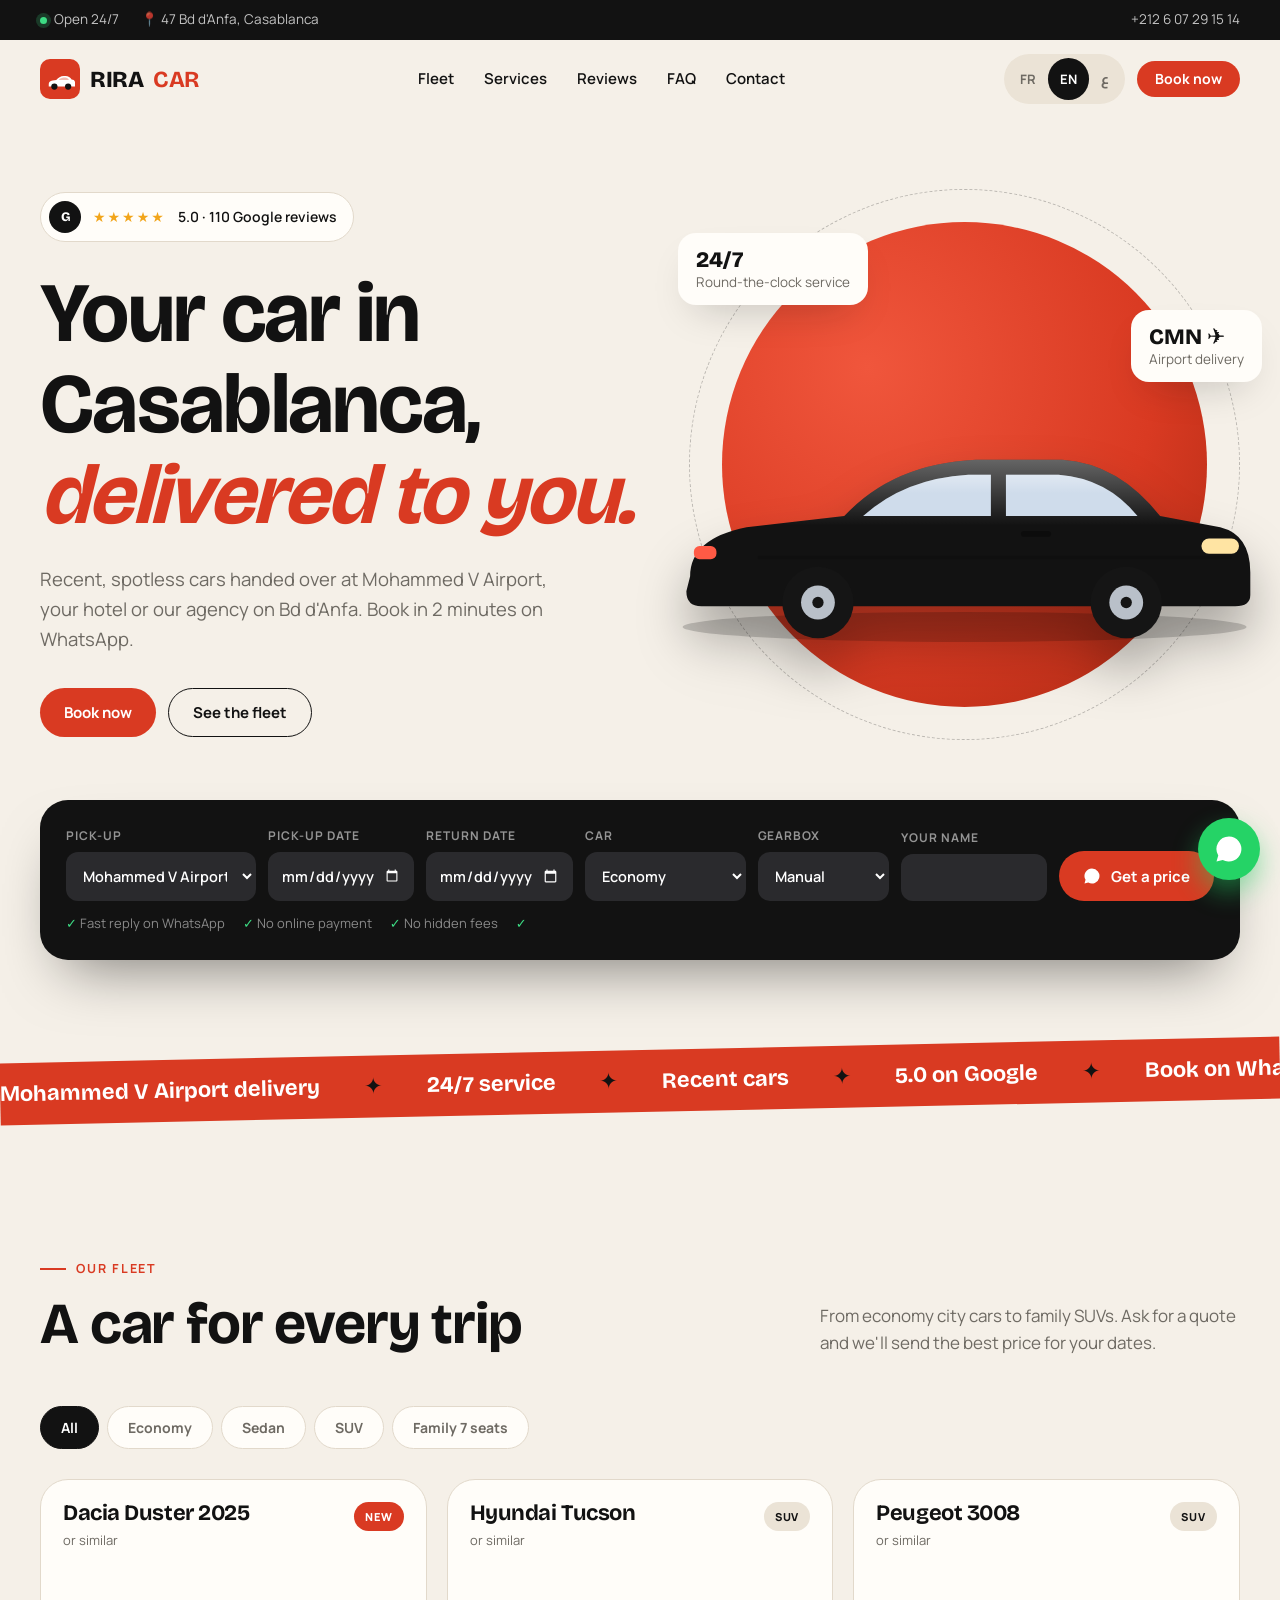
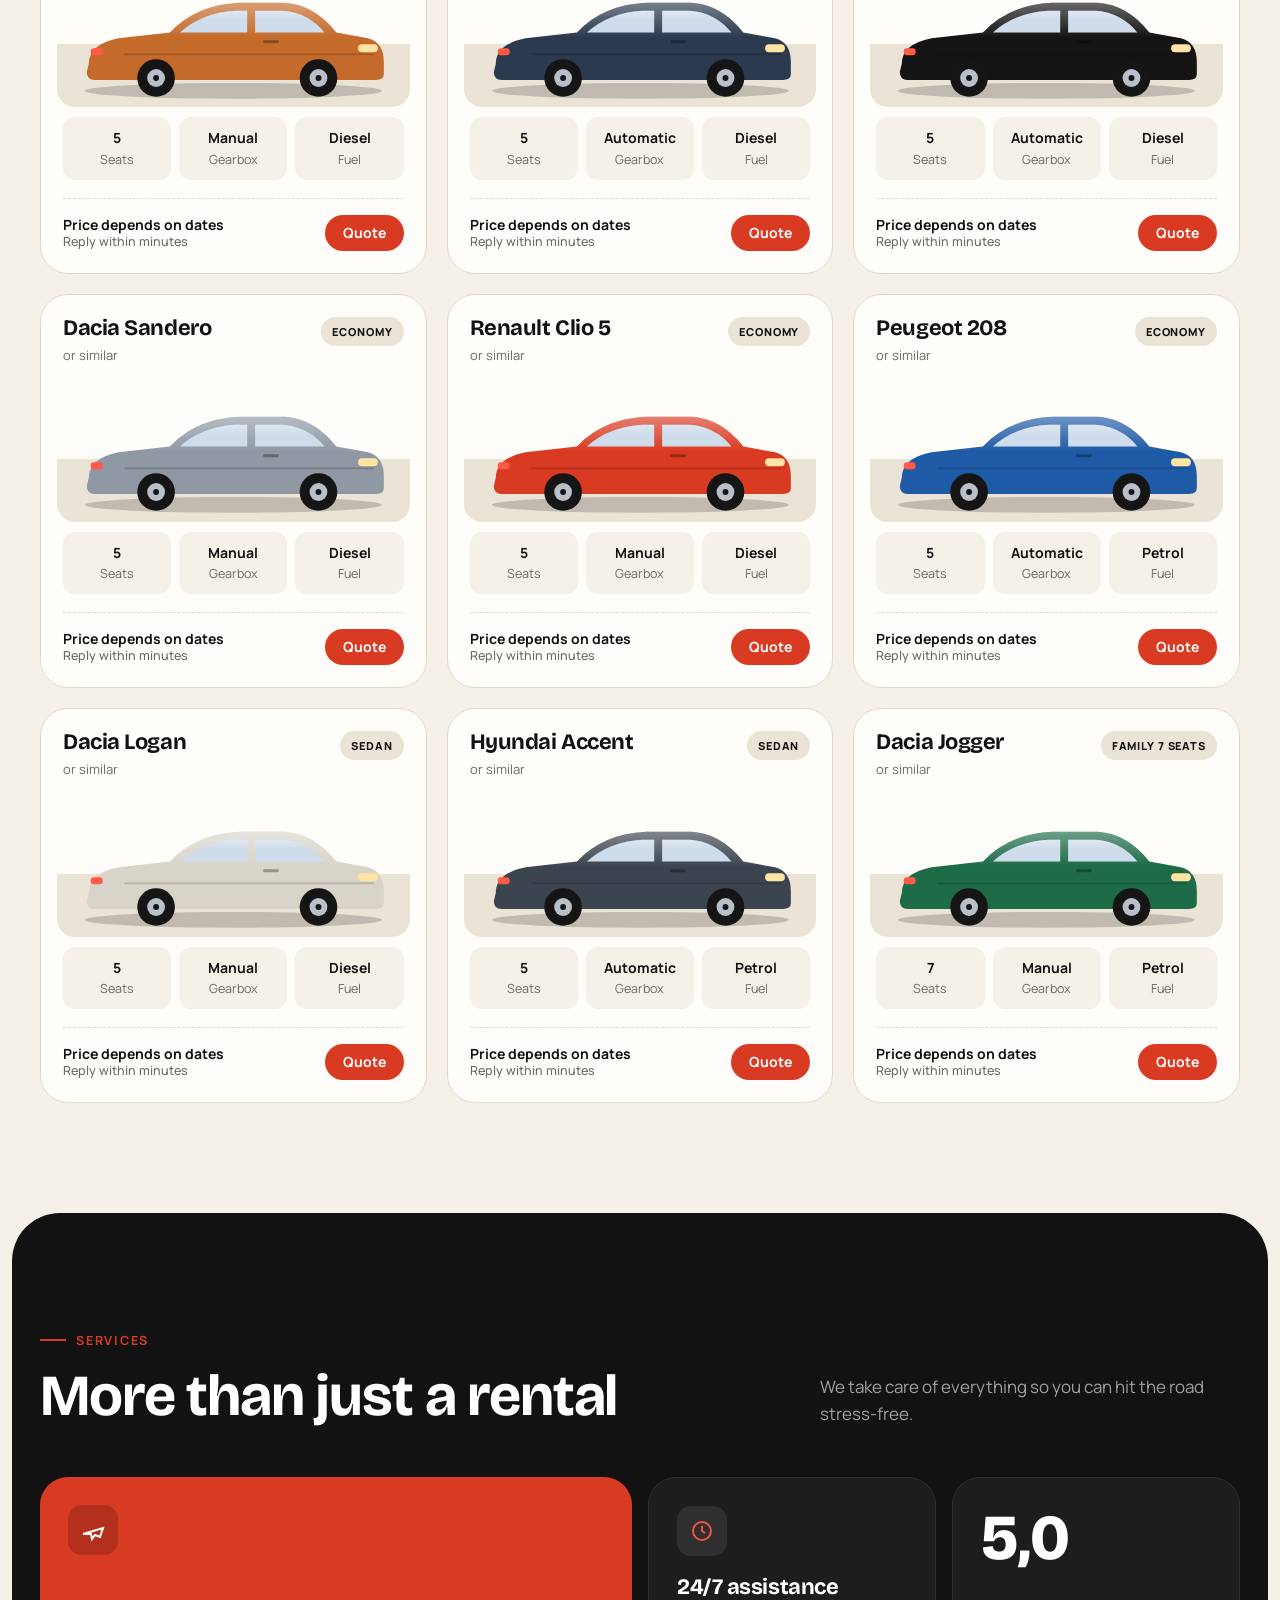
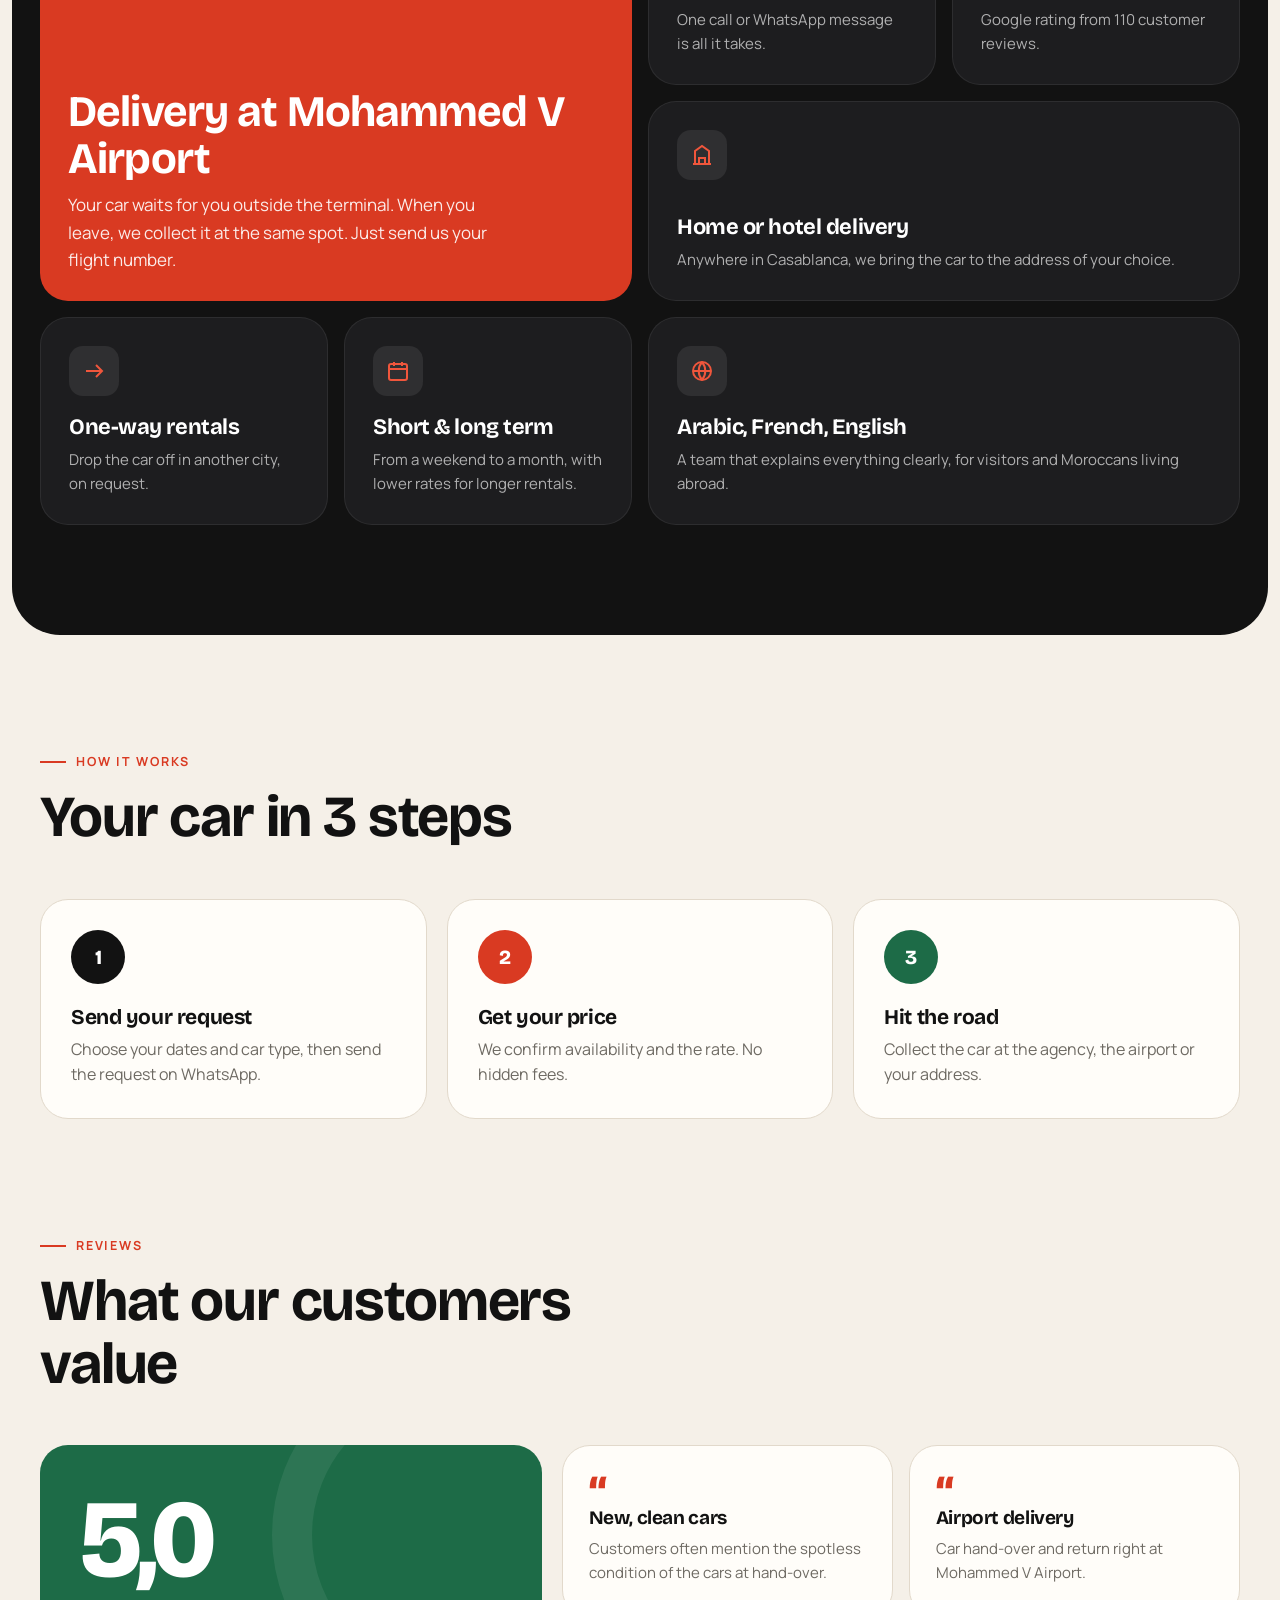
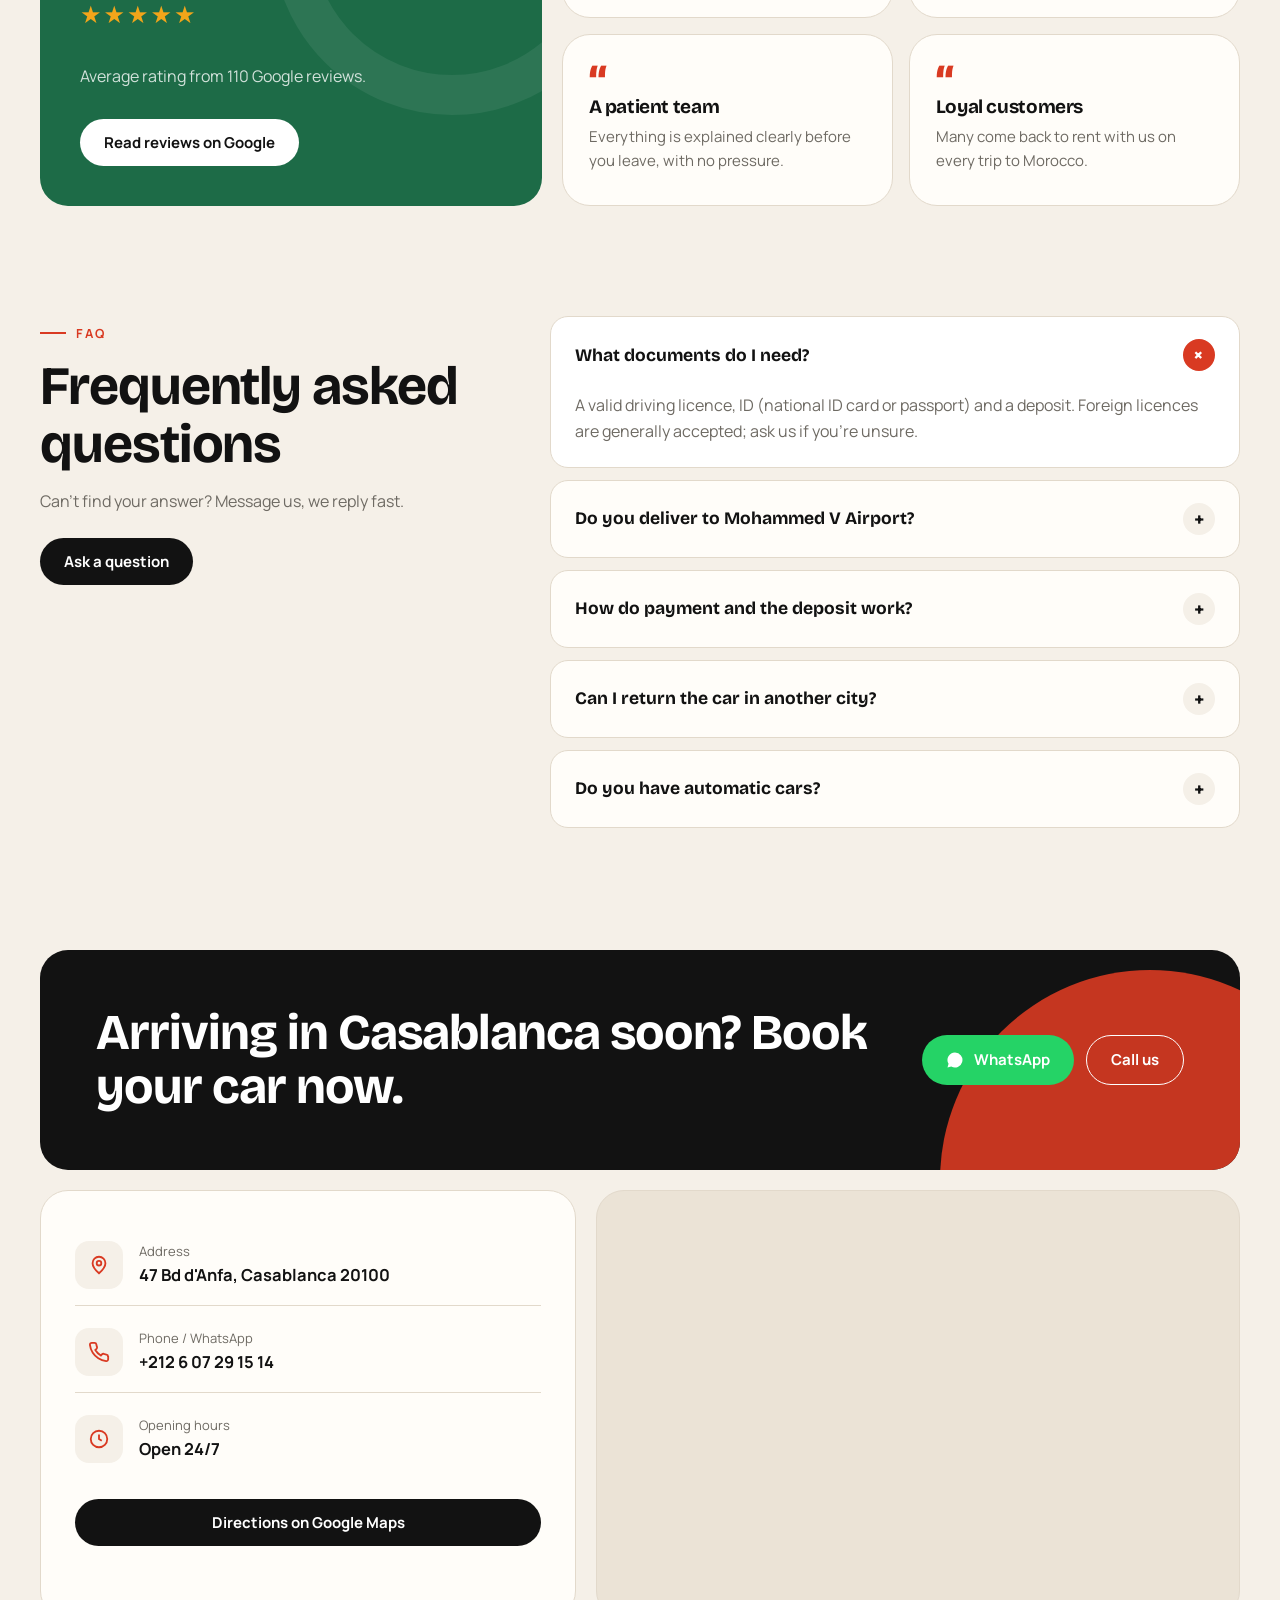
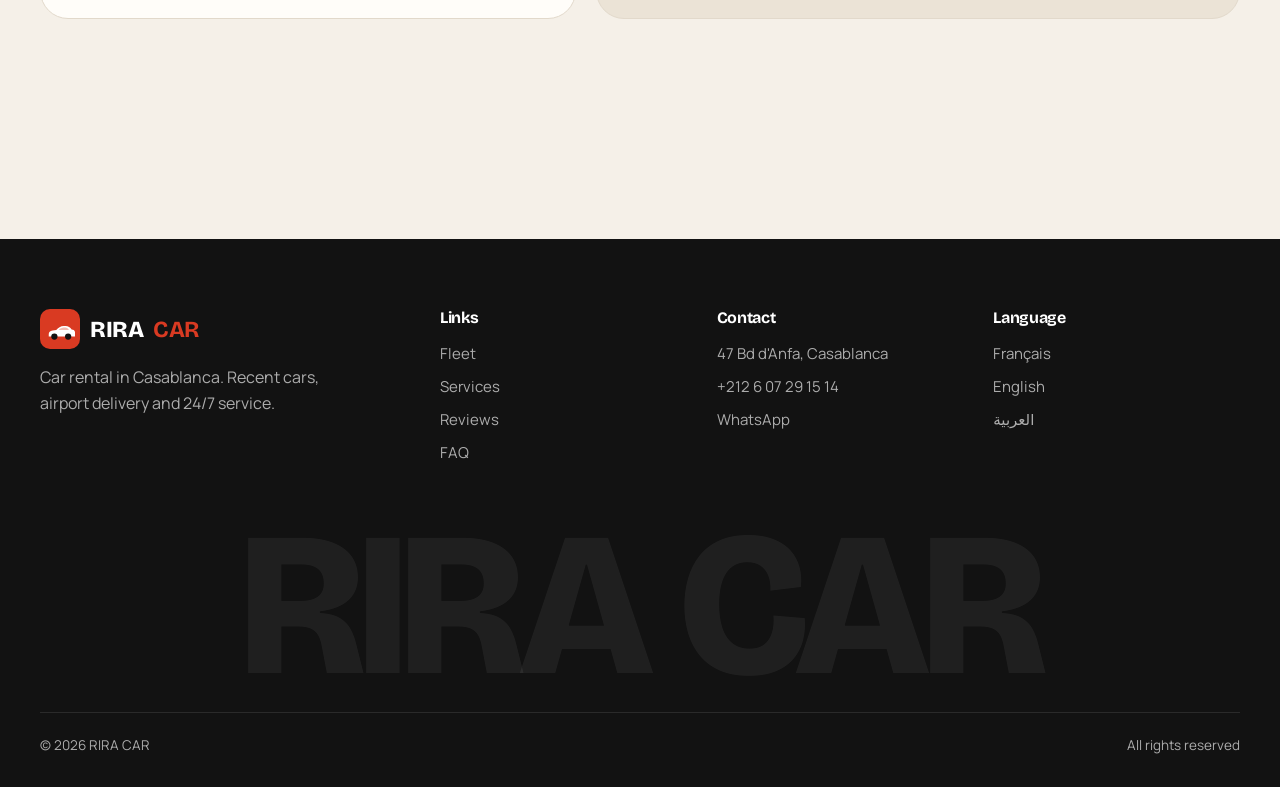
<file: index.html>
<!doctype html>
<html lang="fr" dir="ltr">
<head>
<meta charset="utf-8">
<meta name="viewport" content="width=device-width, initial-scale=1">
<title>RIRA CAR — Location de voitures à Casablanca</title>
<meta name="description" content="RIRA CAR : location de voitures à Casablanca, 47 Bd d'Anfa. Voitures récentes, livraison à l'aéroport Mohammed V, service 24h/24 et 7j/7.">
<meta name="theme-color" content="#121212">
<meta property="og:title" content="RIRA CAR — Location de voitures à Casablanca">
<meta property="og:description" content="Voitures récentes, livraison aéroport Mohammed V, service 24h/24. Réservation sur WhatsApp.">
<meta property="og:type" content="website">
<link rel="icon" href="assets/img/favicon.svg" type="image/svg+xml">
<link rel="manifest" href="site.webmanifest">
<link rel="preconnect" href="https://fonts.googleapis.com">
<link rel="preconnect" href="https://fonts.gstatic.com" crossorigin>
<link href="https://fonts.googleapis.com/css2?family=Bricolage+Grotesque:opsz,wght@12..96,600;12..96,700;12..96,800&family=Manrope:wght@400;500;600;700;800&family=Cairo:wght@600;700;800&family=IBM+Plex+Sans+Arabic:wght@400;500;600;700&display=swap" rel="stylesheet">
<link rel="stylesheet" href="assets/css/style.css">
<script type="application/ld+json">
{
  "@context":"https://schema.org",
  "@type":"AutoRental",
  "name":"RIRA CAR",
  "telephone":"+212607291514",
  "address":{"@type":"PostalAddress","streetAddress":"47 Bd d'Anfa","addressLocality":"Casablanca","postalCode":"20100","addressCountry":"MA"},
  "geo":{"@type":"GeoCoordinates","latitude":33.5938603,"longitude":-7.6295298},
  "openingHours":"Mo-Su 00:00-23:59",
  "aggregateRating":{"@type":"AggregateRating","ratingValue":"5.0","reviewCount":"110"}
}
</script>
</head>
<body>

<!-- TOP BAR -->
<div class="topbar">
  <div class="wrap">
    <div class="tb-l">
      <span><i class="dot"></i><span data-i="tb_open">Ouvert 24h/24 · 7j/7</span></span>
      <span>📍 47 Bd d'Anfa, Casablanca</span>
    </div>
    <div class="tb-r"><a href="tel:+212607291514" dir="ltr">+212 6 07 29 15 14</a></div>
  </div>
</div>

<!-- NAV -->
<nav class="nav" id="nav">
  <div class="wrap">
    <a href="#top" class="logo" aria-label="RIRA CAR"><img src="assets/img/logo.svg" alt="">RIRA<b>CAR</b></a>
    <div class="links" id="links">
      <a href="#flotte" data-i="nav_fleet">Flotte</a>
      <a href="#services" data-i="nav_services">Services</a>
      <a href="#avis" data-i="nav_reviews">Avis</a>
      <a href="#faq" data-i="nav_faq">FAQ</a>
      <a href="#contact" data-i="nav_contact">Contact</a>
    </div>
    <div class="nav-r">
      <div class="langs" role="group" aria-label="Langue">
        <button data-l="fr">FR</button>
        <button data-l="en">EN</button>
        <button data-l="ar">ع</button>
      </div>
      <a href="#reserver" class="btn btn-red btn-sm" data-i="nav_book">Réserver</a>
      <button class="burger" id="burger" aria-label="Menu">
        <svg width="20" height="20" viewBox="0 0 24 24" fill="none" stroke="currentColor" stroke-width="2.2"><path d="M4 7h16M4 12h16M4 17h16"/></svg>
      </button>
    </div>
  </div>
</nav>

<main id="top">
<!-- HERO -->
<header class="hero">
  <div class="wrap">
    <div class="hero-grid">
      <div>
        <div class="rating"><span class="g">G</span><span class="stars">★★★★★</span><span data-i="hero_rating">5,0 · 110 avis Google</span></div>
        <h1 data-i="hero_title" data-html>Votre voiture à Casablanca, <span class="hl">livrée où vous êtes.</span></h1>
        <p class="lead" data-i="hero_lead">Voitures récentes et impeccables, remises à l'aéroport Mohammed V, à votre hôtel ou à notre agence du Bd d'Anfa. Réservation en 2 minutes sur WhatsApp.</p>
        <div class="hero-ctas">
          <a href="#reserver" class="btn btn-red" data-i="hero_cta1">Réserver maintenant</a>
          <a href="#flotte" class="btn btn-line" data-i="hero_cta2">Voir la flotte</a>
        </div>
      </div>
      <div class="hero-art" aria-hidden="true">
        <div class="ring"></div>
        <div class="disc"></div>
        <div class="car" id="heroCar"></div>
        <div class="sticker s1"><b>24/7</b><span data-i="st_247">Service continu</span></div>
        <div class="sticker s2"><b>CMN ✈</b><span data-i="st_cmn">Livraison aéroport</span></div>
      </div>
    </div>

    <!-- BOOKING -->
    <div class="booking" id="reserver">
      <form class="book" id="bookForm" novalidate>
        <div class="fld full">
          <label for="pick" data-i="bk_pick">Prise en charge</label>
          <select id="pick">
            <option value="cmn" data-i="opt_cmn">Aéroport Mohammed V</option>
            <option value="agency" data-i="opt_agency">Agence Bd d'Anfa</option>
            <option value="hotel" data-i="opt_hotel">Hôtel / adresse</option>
            <option value="station" data-i="opt_station">Gare Casa-Voyageurs</option>
          </select>
        </div>
        <div class="fld">
          <label for="d1" data-i="bk_d1">Départ</label>
          <input type="date" id="d1" required>
        </div>
        <div class="fld">
          <label for="d2" data-i="bk_d2">Retour</label>
          <input type="date" id="d2" required>
        </div>
        <div class="fld">
          <label for="cat" data-i="bk_cat">Véhicule</label>
          <select id="cat">
            <option value="eco" data-i="f_eco">Économique</option>
            <option value="sedan" data-i="f_sedan">Berline</option>
            <option value="suv" data-i="f_suv">SUV</option>
            <option value="family" data-i="f_family">Familiale 7 places</option>
            <option value="any" data-i="cat_any">Conseillez-moi</option>
          </select>
        </div>
        <div class="fld">
          <label for="gear" data-i="bk_gear">Boîte</label>
          <select id="gear">
            <option value="man" data-i="man">Manuelle</option>
            <option value="auto" data-i="auto">Automatique</option>
          </select>
        </div>
        <div class="fld full">
          <label for="name" data-i="bk_name">Votre nom</label>
          <input type="text" id="name" autocomplete="name" required>
        </div>
        <button type="submit" class="btn btn-red">
          <svg width="18" height="18" viewBox="0 0 24 24" fill="currentColor"><path d="M12 2a10 10 0 0 0-8.6 15.1L2 22l5-1.3A10 10 0 1 0 12 2z"/></svg>
          <span data-i="bk_btn">Demander un prix</span>
        </button>
        <div class="book-note">
          <span data-i="bk_n1">Réponse rapide sur WhatsApp</span>
          <span data-i="bk_n2">Aucun paiement en ligne</span>
          <span data-i="bk_n3">Sans frais cachés</span>
          <span class="err" id="bookErr" role="alert"></span>
        </div>
      </form>
    </div>
  </div>

  <div class="marquee" aria-hidden="true"><div class="track" id="track"></div></div>
</header>

<!-- FLEET -->
<section id="flotte">
  <div class="wrap">
    <div class="head rev">
      <div><span class="eyebrow" data-i="fl_tag">Notre flotte</span><h2 data-i="fl_title">Une voiture pour chaque trajet</h2></div>
      <p data-i="fl_sub">De la citadine économique au SUV familial. Demandez un devis : on vous envoie le meilleur prix pour vos dates.</p>
    </div>
    <div class="tabs" id="tabs" role="tablist">
      <button class="tab on" data-f="all" data-i="f_all">Toutes</button>
      <button class="tab" data-f="eco" data-i="f_eco">Économique</button>
      <button class="tab" data-f="sedan" data-i="f_sedan">Berline</button>
      <button class="tab" data-f="suv" data-i="f_suv">SUV</button>
      <button class="tab" data-f="family" data-i="f_family">Familiale</button>
    </div>
    <div class="fleet" id="fleet"></div>
  </div>
</section>

<!-- SERVICES -->
<section class="dark" id="services">
  <div class="wrap">
    <div class="head rev">
      <div><span class="eyebrow" data-i="sv_tag">Services</span><h2 data-i="sv_title">Plus qu'une simple location</h2></div>
      <p data-i="sv_sub">On s'occupe de tout pour que vous preniez la route sans stress.</p>
    </div>
    <div class="bento">
      <div class="bx big rev">
        <div class="ic"><svg width="24" height="24" viewBox="0 0 24 24" fill="none" stroke="currentColor" stroke-width="2"><path d="M2 16l20-6-3 9-5-2-3 4-1-5z"/></svg></div>
        <div><h3 data-i="s1t">Livraison à l'aéroport Mohammed V</h3><p data-i="s1p">Votre voiture vous attend à la sortie du terminal. Au départ, on la récupère au même endroit. Donnez-nous simplement votre numéro de vol.</p></div>
      </div>
      <div class="bx rev">
        <div class="ic"><svg width="24" height="24" viewBox="0 0 24 24" fill="none" stroke="currentColor" stroke-width="2"><circle cx="12" cy="12" r="9"/><path d="M12 7v5l3 2"/></svg></div>
        <div><h3 data-i="s3t">Assistance 24h/24</h3><p data-i="s3p">Un appel ou un message WhatsApp suffit.</p></div>
      </div>
      <div class="bx rev">
        <div class="num">5,0</div>
        <div><p data-i="s_score">Note Google sur 110 avis clients.</p></div>
      </div>
      <div class="bx wide rev">
        <div class="ic"><svg width="24" height="24" viewBox="0 0 24 24" fill="none" stroke="currentColor" stroke-width="2"><path d="M3 21h18M5 21V8l7-5 7 5v13M9 21v-6h6v6"/></svg></div>
        <div><h3 data-i="s2t">Livraison à domicile ou à l'hôtel</h3><p data-i="s2p">Partout à Casablanca, on vous apporte la voiture à l'adresse de votre choix.</p></div>
      </div>
      <div class="bx rev">
        <div class="ic"><svg width="24" height="24" viewBox="0 0 24 24" fill="none" stroke="currentColor" stroke-width="2"><path d="M4 12h16M14 6l6 6-6 6"/></svg></div>
        <div><h3 data-i="s4t">Aller simple</h3><p data-i="s4p">Rendez la voiture dans une autre ville, sur demande.</p></div>
      </div>
      <div class="bx rev">
        <div class="ic"><svg width="24" height="24" viewBox="0 0 24 24" fill="none" stroke="currentColor" stroke-width="2"><rect x="3" y="5" width="18" height="16" rx="2"/><path d="M3 10h18M8 3v4M16 3v4"/></svg></div>
        <div><h3 data-i="s5t">Courte et longue durée</h3><p data-i="s5p">Du week-end au mois, avec des tarifs dégressifs.</p></div>
      </div>
      <div class="bx wide rev">
        <div class="ic"><svg width="24" height="24" viewBox="0 0 24 24" fill="none" stroke="currentColor" stroke-width="2"><circle cx="12" cy="12" r="9"/><path d="M3 12h18M12 3a14 14 0 0 1 0 18M12 3a14 14 0 0 0 0 18"/></svg></div>
        <div><h3 data-i="s6t">Arabe, français, anglais</h3><p data-i="s6p">Une équipe qui explique tout clairement, pour les visiteurs comme pour les Marocains du monde.</p></div>
      </div>
    </div>
  </div>
</section>

<!-- STEPS -->
<section>
  <div class="wrap">
    <div class="head rev">
      <div><span class="eyebrow" data-i="st_tag">Comment ça marche</span><h2 data-i="st_title">Votre voiture en 3 étapes</h2></div>
    </div>
    <div class="steps">
      <div class="step rev"><div class="n">1</div><h3 data-i="st1t">Envoyez votre demande</h3><p data-i="st1p">Choisissez vos dates et le type de voiture, puis envoyez la demande sur WhatsApp.</p></div>
      <div class="step rev"><div class="n">2</div><h3 data-i="st2t">Recevez votre prix</h3><p data-i="st2p">On confirme la disponibilité et le tarif. Pas de frais cachés.</p></div>
      <div class="step rev"><div class="n">3</div><h3 data-i="st3t">Prenez la route</h3><p data-i="st3p">Récupérez la voiture à l'agence, à l'aéroport ou à votre adresse.</p></div>
    </div>
  </div>
</section>

<!-- REVIEWS -->
<section id="avis" style="padding-top:0">
  <div class="wrap">
    <div class="head rev">
      <div><span class="eyebrow" data-i="rv_tag">Avis clients</span><h2 data-i="rv_title">Ce que nos clients apprécient</h2></div>
    </div>
    <div class="rv">
      <div class="score rev">
        <div><div class="big">5,0</div><div class="stars">★★★★★</div></div>
        <p data-i="rv_count">Note moyenne sur 110 avis Google.</p>
        <a class="btn" target="_blank" rel="noopener" href="https://www.google.com/maps/search/?api=1&query=RIRA+CAR+47+Bd+d%27Anfa+Casablanca" data-i="rv_btn">Lire les avis sur Google</a>
      </div>
      <div class="praise">
        <div class="pr rev"><div class="q">“</div><h3 data-i="p1t">Voitures neuves et propres</h3><p data-i="p1p">Les clients citent souvent l'état impeccable des véhicules à la remise des clés.</p></div>
        <div class="pr rev"><div class="q">“</div><h3 data-i="p2t">Livraison aéroport</h3><p data-i="p2p">Remise et retour de la voiture directement à l'aéroport Mohammed V.</p></div>
        <div class="pr rev"><div class="q">“</div><h3 data-i="p3t">Une équipe patiente</h3><p data-i="p3p">Tout est expliqué clairement avant le départ, sans pression.</p></div>
        <div class="pr rev"><div class="q">“</div><h3 data-i="p4t">Des clients fidèles</h3><p data-i="p4p">Beaucoup reviennent louer chez nous à chaque séjour au Maroc.</p></div>
      </div>
    </div>
  </div>
</section>

<!-- FAQ -->
<section id="faq" style="padding-top:0">
  <div class="wrap faq-grid">
    <div class="faq-side rev">
      <span class="eyebrow">FAQ</span>
      <h2 style="font-size:clamp(34px,4.6vw,54px)" data-i="fq_title">Questions fréquentes</h2>
      <p data-i="fq_sub">Vous ne trouvez pas votre réponse ? Écrivez-nous, on répond vite.</p>
      <a href="https://wa.me/212607291514" target="_blank" rel="noopener" class="btn btn-ink" data-i="fq_btn">Poser une question</a>
    </div>
    <div id="faqList"></div>
  </div>
</section>

<!-- CTA + CONTACT -->
<section id="contact" style="padding-top:0">
  <div class="wrap">
    <div class="cta rev">
      <h2 data-i="cta_t">Vous arrivez bientôt à Casablanca ? Réservez votre voiture maintenant.</h2>
      <div class="btns">
        <a href="https://wa.me/212607291514" target="_blank" rel="noopener" class="btn btn-wa">
          <svg width="18" height="18" viewBox="0 0 24 24" fill="currentColor"><path d="M12 2a10 10 0 0 0-8.6 15.1L2 22l5-1.3A10 10 0 1 0 12 2z"/></svg>WhatsApp
        </a>
        <a href="tel:+212607291514" class="btn btn-line" data-i="cta_call">Appeler</a>
      </div>
    </div>
    <div class="contact">
      <div class="cinfo rev">
        <div class="crow"><div class="ic"><svg width="22" height="22" viewBox="0 0 24 24" fill="none" stroke="currentColor" stroke-width="2"><path d="M12 21s-7-6.2-7-11a7 7 0 0 1 14 0c0 4.8-7 11-7 11z"/><circle cx="12" cy="10" r="2.5"/></svg></div><div><small data-i="ct_addr">Adresse</small><b>47 Bd d'Anfa, Casablanca 20100</b></div></div>
        <div class="crow"><div class="ic"><svg width="22" height="22" viewBox="0 0 24 24" fill="none" stroke="currentColor" stroke-width="2"><path d="M22 16.9v3a2 2 0 0 1-2.2 2 19.8 19.8 0 0 1-8.6-3.1 19.5 19.5 0 0 1-6-6A19.8 19.8 0 0 1 2.1 4.2 2 2 0 0 1 4.1 2h3a2 2 0 0 1 2 1.7c.1.9.4 1.8.7 2.7a2 2 0 0 1-.5 2.1L8 9.8a16 16 0 0 0 6 6l1.3-1.3a2 2 0 0 1 2.1-.4c.9.3 1.8.6 2.7.7a2 2 0 0 1 1.7 2z"/></svg></div><div><small data-i="ct_phone">Téléphone / WhatsApp</small><b><a href="tel:+212607291514" dir="ltr">+212 6 07 29 15 14</a></b></div></div>
        <div class="crow"><div class="ic"><svg width="22" height="22" viewBox="0 0 24 24" fill="none" stroke="currentColor" stroke-width="2"><circle cx="12" cy="12" r="9"/><path d="M12 7v5l3 2"/></svg></div><div><small data-i="ct_hours">Horaires</small><b data-i="tb_open">Ouvert 24h/24 · 7j/7</b></div></div>
        <a class="btn btn-ink" target="_blank" rel="noopener" href="https://www.google.com/maps/dir/?api=1&destination=33.5938603,-7.6295298" data-i="ct_dir">Itinéraire Google Maps</a>
      </div>
      <div class="map rev">
        <iframe loading="lazy" title="RIRA CAR — 47 Bd d'Anfa" src="https://maps.google.com/maps?q=33.5938603,-7.6295298&z=16&output=embed"></iframe>
      </div>
    </div>
  </div>
</section>
</main>

<footer>
  <div class="wrap">
    <div class="ft">
      <div>
        <a href="#top" class="logo"><img src="assets/img/logo.svg" alt="">RIRA<b>CAR</b></a>
        <p data-i="ft_about" style="max-width:320px">Location de voitures à Casablanca. Voitures récentes, livraison aéroport et service 24h/24.</p>
      </div>
      <div>
        <h4 data-i="ft_links">Liens</h4>
        <ul>
          <li><a href="#flotte" data-i="nav_fleet">Flotte</a></li>
          <li><a href="#services" data-i="nav_services">Services</a></li>
          <li><a href="#avis" data-i="nav_reviews">Avis</a></li>
          <li><a href="#faq">FAQ</a></li>
        </ul>
      </div>
      <div>
        <h4 data-i="nav_contact">Contact</h4>
        <ul>
          <li>47 Bd d'Anfa, Casablanca</li>
          <li><a href="tel:+212607291514" dir="ltr">+212 6 07 29 15 14</a></li>
          <li><a href="https://wa.me/212607291514" target="_blank" rel="noopener">WhatsApp</a></li>
        </ul>
      </div>
      <div>
        <h4 data-i="ft_lang">Langue</h4>
        <ul>
          <li><a href="?lang=fr" data-setlang="fr">Français</a></li>
          <li><a href="?lang=en" data-setlang="en">English</a></li>
          <li><a href="?lang=ar" data-setlang="ar">العربية</a></li>
        </ul>
      </div>
    </div>
    <div class="big-name" aria-hidden="true">RIRA CAR</div>
    <div class="copy"><span>© <span id="yr"></span> RIRA CAR</span><span data-i="ft_rights">Tous droits réservés</span></div>
  </div>
</footer>

<a class="wa-fab" href="https://wa.me/212607291514" target="_blank" rel="noopener" aria-label="WhatsApp">
  <svg width="30" height="30" viewBox="0 0 24 24" fill="#fff"><path d="M17.5 14.4c-.3-.1-1.7-.8-2-.9-.3-.1-.5-.1-.7.1-.2.3-.8.9-.9 1.1-.2.2-.3.2-.6.1-.3-.1-1.2-.5-2.3-1.4-.9-.8-1.4-1.7-1.6-2-.2-.3 0-.5.1-.6l.4-.5c.1-.2.2-.3.3-.5.1-.2 0-.4 0-.5l-.9-2.2c-.2-.6-.5-.5-.7-.5h-.6c-.2 0-.5.1-.8.4-.3.3-1 1-1 2.5s1.1 2.9 1.2 3.1c.1.2 2.1 3.2 5.1 4.5.7.3 1.3.5 1.7.6.7.2 1.4.2 1.9.1.6-.1 1.7-.7 2-1.4.2-.7.2-1.3.2-1.4-.1-.1-.3-.2-.6-.3zM12 2a10 10 0 0 0-8.6 15.1L2 22l5-1.3A10 10 0 1 0 12 2z"/></svg>
</a>

<script src="assets/js/i18n.js"></script>
<script src="assets/js/app.js"></script>
</body>
</html>
</file>
<file: assets/css/style.css>
/* =========================================================
   RIRA CAR — Feuille de style principale
   Couleurs : modifiez les variables ci-dessous
   ========================================================= */
:root{
  --ink:#121212;
  --ink-2:#1d1d1f;
  --ink-3:#2a2a2d;
  --cream:#f5f0e8;
  --sand:#ebe3d6;
  --paper:#fffdf9;
  --red:#d93a22;
  --red-2:#f0563c;
  --green:#1d6b47;
  --muted:#6e6a63;
  --line:#e2d9cb;
  --wa:#25d366;
  --r-lg:28px; --r-md:18px; --r-sm:12px;
  --shadow:0 18px 40px -18px rgba(18,18,18,.25);
  --f-display:"Bricolage Grotesque",system-ui,sans-serif;
  --f-body:"Manrope",system-ui,sans-serif;
}
html[lang="ar"]{
  --f-display:"Cairo",system-ui,sans-serif;
  --f-body:"IBM Plex Sans Arabic","Cairo",system-ui,sans-serif;
}

*{box-sizing:border-box;margin:0;padding:0}
html{scroll-behavior:smooth;scroll-padding-top:90px}
body{font-family:var(--f-body);background:var(--cream);color:var(--ink);line-height:1.6;overflow-x:hidden;-webkit-font-smoothing:antialiased}
h1,h2,h3,h4{font-family:var(--f-display);line-height:1.08;letter-spacing:-.02em;font-weight:700}
html[lang="ar"] h1,html[lang="ar"] h2,html[lang="ar"] h3{letter-spacing:0;line-height:1.35}
a{color:inherit;text-decoration:none}
svg{display:block;max-width:100%}
button{font-family:inherit}
.wrap{width:min(1200px,100% - 32px);margin-inline:auto}
.sr{position:absolute;width:1px;height:1px;overflow:hidden;clip:rect(0 0 0 0)}

/* ---------- Buttons ---------- */
.btn{display:inline-flex;align-items:center;justify-content:center;gap:.6rem;border:0;cursor:pointer;font:700 15px/1 var(--f-body);padding:16px 24px;border-radius:999px;transition:transform .2s,background .2s,box-shadow .2s,color .2s;white-space:nowrap}
.btn:hover{transform:translateY(-2px)}
.btn-red{background:var(--red);color:#fff}
.btn-red:hover{background:var(--red-2);box-shadow:0 12px 26px -10px rgba(217,58,34,.7)}
.btn-ink{background:var(--ink);color:#fff}
.btn-ink:hover{background:var(--ink-3)}
.btn-line{border:1.5px solid var(--ink);color:var(--ink);background:transparent}
.btn-line:hover{background:var(--ink);color:#fff}
.btn-wa{background:var(--wa);color:#fff}
.btn-sm{padding:11px 18px;font-size:14px}
.btn svg{flex:none}

.eyebrow{display:inline-flex;align-items:center;gap:10px;font:700 12.5px var(--f-body);letter-spacing:.14em;text-transform:uppercase;color:var(--red);margin-bottom:16px}
html[lang="ar"] .eyebrow{letter-spacing:0;font-size:14px}
.eyebrow::before{content:"";width:26px;height:2px;background:currentColor}
section{padding:110px 0}
.head{display:flex;justify-content:space-between;align-items:end;gap:30px;margin-bottom:50px;flex-wrap:wrap}
.head h2{font-size:clamp(34px,4.6vw,58px);max-width:680px}
.head p{color:var(--muted);max-width:420px;font-size:17px}

/* ---------- Top bar ---------- */
.topbar{background:var(--ink);color:rgba(255,255,255,.75);font-size:13.5px}
.topbar .wrap{display:flex;justify-content:space-between;gap:16px;height:40px;align-items:center}
.topbar span{display:inline-flex;align-items:center;gap:7px}
.topbar .tb-l{display:flex;gap:22px}
.dot{width:7px;height:7px;border-radius:50%;background:#3ddc84;box-shadow:0 0 0 4px rgba(61,220,132,.2)}

/* ---------- Nav ---------- */
.nav{position:sticky;top:0;z-index:60;background:rgba(245,240,232,.86);backdrop-filter:blur(14px);border-bottom:1px solid transparent;transition:border-color .2s}
.nav.scrolled{border-color:var(--line)}
.nav .wrap{display:flex;align-items:center;justify-content:space-between;height:78px;gap:20px}
.logo{display:flex;align-items:center;gap:10px;font:800 23px var(--f-display);letter-spacing:-.02em}
.logo img{width:40px;height:40px}
.logo b{color:var(--red)}
.links{display:flex;gap:30px;font-weight:600;font-size:15px}
.links a{position:relative;padding:6px 0}
.links a::after{content:"";position:absolute;inset-inline:0;bottom:0;height:2px;background:var(--red);transform:scaleX(0);transition:transform .25s}
.links a:hover::after{transform:scaleX(1)}
.nav-r{display:flex;align-items:center;gap:12px}
.langs{display:flex;background:var(--sand);border-radius:999px;padding:4px}
.langs button{border:0;background:none;cursor:pointer;font:700 13px var(--f-body);padding:8px 12px;border-radius:999px;color:var(--muted)}
.langs button[data-l="ar"]{font-family:"Cairo",sans-serif;font-size:14px}
.langs button.on{background:var(--ink);color:#fff}
.burger{display:none;width:44px;height:44px;border-radius:50%;border:1.5px solid var(--ink);background:none;cursor:pointer;place-items:center}

/* ---------- Hero ---------- */
.hero{padding:70px 0 30px;position:relative;overflow:hidden}
.hero-grid{display:grid;grid-template-columns:1.05fr .95fr;gap:40px;align-items:center}
.rating{display:inline-flex;align-items:center;gap:12px;background:var(--paper);border:1px solid var(--line);border-radius:999px;padding:8px 16px 8px 8px;font-size:14px;font-weight:600;margin-bottom:26px}
html[dir="rtl"] .rating{padding:8px 8px 8px 16px}
.rating .g{width:32px;height:32px;border-radius:50%;background:var(--ink);color:#fff;display:grid;place-items:center;font:800 13px var(--f-display)}
.stars{color:#f2a51a;letter-spacing:2px}
.hero h1{font-size:clamp(44px,6.6vw,92px);margin-bottom:24px}
.hero h1 .hl{color:var(--red);font-style:italic}
html[lang="ar"] .hero h1{font-size:clamp(38px,5.6vw,74px)}
html[lang="ar"] .hero h1 .hl{font-style:normal}
.hero .lead{font-size:18.5px;color:var(--muted);max-width:520px;margin-bottom:34px}
.hero-ctas{display:flex;gap:12px;flex-wrap:wrap}

.hero-art{position:relative;aspect-ratio:1/1;max-width:560px;margin-inline-start:auto;width:100%}
.hero-art .disc{position:absolute;inset:6%;border-radius:50%;background:radial-gradient(circle at 30% 30%,var(--red-2),var(--red) 60%,#a92812)}
.hero-art .ring{position:absolute;inset:0;border-radius:50%;border:1.5px dashed rgba(18,18,18,.25);animation:spin 60s linear infinite}
@keyframes spin{to{transform:rotate(360deg)}}
.hero-art .car{position:absolute;inset-inline:-8%;bottom:16%;filter:drop-shadow(0 30px 25px rgba(0,0,0,.3))}
html[dir="rtl"] .hero-art .car svg{transform:scaleX(-1)}
.sticker{position:absolute;background:var(--paper);border-radius:var(--r-md);padding:14px 18px;box-shadow:var(--shadow);font-size:13.5px;color:var(--muted);line-height:1.35}
.sticker b{display:block;font:800 22px var(--f-display);color:var(--ink)}
.sticker.s1{top:8%;inset-inline-start:-2%}
.sticker.s2{top:22%;inset-inline-end:-4%}

/* ---------- Booking bar ---------- */
.booking{margin-top:60px;position:relative;z-index:5}
.book{background:var(--ink);color:#fff;border-radius:var(--r-lg);padding:26px;display:grid;grid-template-columns:1.3fr 1fr 1fr 1.1fr .9fr 1fr auto;gap:12px;align-items:end;box-shadow:0 30px 60px -25px rgba(0,0,0,.5)}
.fld{display:flex;flex-direction:column;gap:7px;min-width:0}
.fld label{font-size:12px;font-weight:700;color:rgba(255,255,255,.55);text-transform:uppercase;letter-spacing:.08em}
html[lang="ar"] .fld label{letter-spacing:0;font-size:13px}
.fld input,.fld select{width:100%;background:var(--ink-3);border:1.5px solid transparent;color:#fff;border-radius:var(--r-sm);padding:13px 12px;font:600 14.5px var(--f-body);color-scheme:dark}
.fld input:focus,.fld select:focus{outline:none;border-color:var(--red)}
.book .btn{height:50px}
.book-note{grid-column:1/-1;font-size:13px;color:rgba(255,255,255,.5);display:flex;gap:18px;flex-wrap:wrap}
.book-note span::before{content:"✓ ";color:#3ddc84}
.err{color:var(--red-2);font-weight:700}

/* ---------- Marquee ---------- */
.marquee{background:var(--red);color:#fff;overflow:hidden;padding:18px 0;margin-top:90px;transform:rotate(-1.2deg)}
.track{display:flex;gap:44px;width:max-content;animation:slide 30s linear infinite;font:700 22px var(--f-display);white-space:nowrap}
html[dir="rtl"] .track{animation-name:slide-rtl}
.track span{display:inline-flex;align-items:center;gap:44px}
.track span::after{content:"✦";color:var(--ink)}
@keyframes slide{to{transform:translateX(-50%)}}
@keyframes slide-rtl{to{transform:translateX(50%)}}

/* ---------- Fleet ---------- */
.tabs{display:flex;gap:8px;flex-wrap:wrap;margin-bottom:30px}
.tab{border:1.5px solid var(--line);background:var(--paper);padding:11px 20px;border-radius:999px;font:700 14px var(--f-body);cursor:pointer;color:var(--muted);transition:.2s}
.tab:hover{border-color:var(--ink);color:var(--ink)}
.tab.on{background:var(--ink);border-color:var(--ink);color:#fff}
.fleet{display:grid;grid-template-columns:repeat(3,1fr);gap:20px}
.car-card{background:var(--paper);border:1px solid var(--line);border-radius:var(--r-lg);padding:22px;display:flex;flex-direction:column;transition:transform .25s,box-shadow .25s}
.car-card:hover{transform:translateY(-5px);box-shadow:var(--shadow)}
.cc-top{display:flex;justify-content:space-between;align-items:start;gap:10px}
.cc-top h3{font-size:22px}
.cc-top small{display:block;color:var(--muted);font-size:13px;margin-top:4px;font-family:var(--f-body)}
.badge{font:800 11px var(--f-body);letter-spacing:.08em;text-transform:uppercase;padding:7px 11px;border-radius:999px;background:var(--sand);color:var(--ink);flex:none}
html[lang="ar"] .badge{letter-spacing:0;font-size:12px}
.badge.new{background:var(--red);color:#fff}
.cc-img{margin:16px -6px 10px;background:linear-gradient(180deg,transparent 55%,var(--sand) 55%);border-radius:var(--r-md);padding:8px 8px 4px}
html[dir="rtl"] .cc-img svg{transform:scaleX(-1)}
.specs{display:grid;grid-template-columns:repeat(3,1fr);gap:8px;margin-bottom:18px}
.spec{background:var(--cream);border-radius:var(--r-sm);padding:10px;text-align:center;font-size:12.5px;color:var(--muted)}
.spec b{display:block;color:var(--ink);font-size:14px}
.cc-foot{margin-top:auto;display:flex;justify-content:space-between;align-items:center;gap:10px;padding-top:16px;border-top:1px dashed var(--line)}
.cc-foot .p{font-weight:700;font-size:14px;line-height:1.3}
.cc-foot .p small{display:block;font-weight:500;color:var(--muted);font-size:12.5px}

/* ---------- Services (bento) ---------- */
.dark{background:var(--ink);color:#fff;border-radius:48px;margin-inline:12px}
.dark .head p{color:rgba(255,255,255,.6)}
.bento{display:grid;grid-template-columns:repeat(4,1fr);grid-auto-rows:minmax(200px,auto);gap:16px}
.bx{background:var(--ink-2);border:1px solid rgba(255,255,255,.07);border-radius:var(--r-lg);padding:28px;display:flex;flex-direction:column;justify-content:space-between;gap:20px;transition:border-color .25s}
.bx:hover{border-color:rgba(240,86,60,.6)}
.bx.big{grid-column:span 2;grid-row:span 2;background:var(--red);border:0}
.bx.wide{grid-column:span 2}
.bx .ic{width:50px;height:50px;border-radius:14px;background:rgba(255,255,255,.08);display:grid;place-items:center;color:var(--red-2)}
.bx.big .ic{background:rgba(0,0,0,.18);color:#fff}
.bx h3{font-size:22px;margin-bottom:8px}
.bx.big h3{font-size:clamp(30px,3.4vw,44px)}
.bx p{color:rgba(255,255,255,.65);font-size:15px}
.bx.big p{color:rgba(255,255,255,.9);font-size:17px;max-width:420px}
.bx .num{font:800 64px/1 var(--f-display);color:#fff}

/* ---------- Steps ---------- */
.steps{display:grid;grid-template-columns:repeat(3,1fr);gap:20px;position:relative}
.step{padding:30px;border-radius:var(--r-lg);background:var(--paper);border:1px solid var(--line)}
.step .n{width:54px;height:54px;border-radius:50%;background:var(--ink);color:#fff;display:grid;place-items:center;font:800 20px var(--f-display);margin-bottom:22px}
.step:nth-child(2) .n{background:var(--red)}
.step:nth-child(3) .n{background:var(--green)}
.step h3{font-size:21px;margin-bottom:8px}
.step p{color:var(--muted)}

/* ---------- Reviews ---------- */
.rv{display:grid;grid-template-columns:.85fr 1.15fr;gap:20px}
.score{background:var(--green);color:#fff;border-radius:var(--r-lg);padding:40px;display:flex;flex-direction:column;justify-content:space-between;gap:30px;position:relative;overflow:hidden}
.score::after{content:"";position:absolute;width:280px;height:280px;border-radius:50%;border:40px solid rgba(255,255,255,.07);inset-inline-end:-90px;top:-90px}
.score .big{font:800 110px/1 var(--f-display);letter-spacing:-.04em}
.score .stars{font-size:24px}
.score p{color:rgba(255,255,255,.8)}
.score .btn{background:#fff;color:var(--ink);align-self:flex-start}
.praise{display:grid;grid-template-columns:1fr 1fr;gap:16px}
.pr{background:var(--paper);border:1px solid var(--line);border-radius:var(--r-lg);padding:26px}
.pr .q{font:800 44px/1 var(--f-display);color:var(--red);height:26px}
.pr h3{font-size:19px;margin:10px 0 8px}
.pr p{color:var(--muted);font-size:15px}

/* ---------- FAQ ---------- */
.faq-grid{display:grid;grid-template-columns:.8fr 1.2fr;gap:50px;align-items:start}
.faq-side p{color:var(--muted);margin:14px 0 24px}
details{background:var(--paper);border:1px solid var(--line);border-radius:var(--r-md);margin-bottom:12px;transition:background .2s}
details[open]{background:#fff}
summary{list-style:none;cursor:pointer;padding:22px 24px;font:700 17.5px var(--f-display);display:flex;justify-content:space-between;gap:16px;align-items:center}
summary::-webkit-details-marker{display:none}
summary .pm{width:32px;height:32px;flex:none;border-radius:50%;background:var(--cream);display:grid;place-items:center;transition:transform .25s,background .25s;font-size:20px;line-height:1}
details[open] summary .pm{transform:rotate(45deg);background:var(--red);color:#fff}
details .ans{padding:0 24px 22px;color:var(--muted)}

/* ---------- CTA + Contact ---------- */
.cta{background:var(--ink);color:#fff;border-radius:var(--r-lg);padding:56px;display:grid;grid-template-columns:1.4fr auto;gap:30px;align-items:center;position:relative;overflow:hidden}
.cta::before{content:"";position:absolute;width:420px;height:420px;border-radius:50%;background:var(--red);inset-inline-end:-120px;bottom:-220px;opacity:.9}
.cta h2{font-size:clamp(30px,4vw,50px);position:relative}
.cta .btns{display:flex;gap:12px;flex-wrap:wrap;position:relative}
.cta .btn-line{border-color:#fff;color:#fff}
.cta .btn-line:hover{background:#fff;color:var(--ink)}
.contact{display:grid;grid-template-columns:1fr 1.2fr;gap:20px;margin-top:20px}
.cinfo{background:var(--paper);border:1px solid var(--line);border-radius:var(--r-lg);padding:34px;display:flex;flex-direction:column;gap:6px}
.crow{display:flex;gap:16px;align-items:center;padding:16px 0;border-bottom:1px solid var(--line)}
.crow:last-of-type{border:0}
.crow .ic{width:48px;height:48px;flex:none;border-radius:14px;background:var(--cream);display:grid;place-items:center;color:var(--red)}
.crow small{display:block;color:var(--muted);font-size:13px}
.crow b{font-size:16.5px}
.cinfo .btn{margin-top:14px}
.map{border-radius:var(--r-lg);overflow:hidden;border:1px solid var(--line);min-height:420px;background:var(--sand)}
.map iframe{width:100%;height:100%;min-height:420px;border:0;filter:grayscale(.35) contrast(1.05)}

/* ---------- Footer ---------- */
footer{background:var(--ink);color:rgba(255,255,255,.65);margin-top:110px;padding:70px 0 30px}
.ft{display:grid;grid-template-columns:1.5fr 1fr 1fr 1fr;gap:30px;margin-bottom:50px}
footer .logo{color:#fff;margin-bottom:16px}
footer h4{color:#fff;font-size:16px;margin-bottom:16px}
footer li{list-style:none;margin-bottom:9px;font-size:15px}
footer a:hover{color:var(--red-2)}
.big-name{font:800 clamp(70px,16vw,220px)/.8 var(--f-display);color:rgba(255,255,255,.06);letter-spacing:-.04em;text-align:center;user-select:none;margin-bottom:24px;font-family:"Bricolage Grotesque",sans-serif}
.copy{border-top:1px solid rgba(255,255,255,.1);padding-top:22px;display:flex;justify-content:space-between;flex-wrap:wrap;gap:10px;font-size:13.5px}

/* ---------- Floating WhatsApp ---------- */
.wa-fab{position:fixed;inset-inline-end:20px;bottom:20px;z-index:70;width:62px;height:62px;border-radius:50%;background:var(--wa);display:grid;place-items:center;box-shadow:0 12px 26px rgba(37,211,102,.45);animation:pulse 2.6s infinite}
@keyframes pulse{0%,100%{box-shadow:0 0 0 0 rgba(37,211,102,.55)}50%{box-shadow:0 0 0 16px rgba(37,211,102,0)}}

/* ---------- Reveal ---------- */
.rev{opacity:0;transform:translateY(26px);transition:opacity .8s,transform .8s}
.rev.in{opacity:1;transform:none}
@media (prefers-reduced-motion:reduce){
  *{animation:none!important;transition:none!important}
  .rev{opacity:1;transform:none}
}

/* ---------- Responsive ---------- */
@media (max-width:1100px){
  .book{grid-template-columns:repeat(3,1fr)}
  .book .btn{grid-column:span 3}
}
@media (max-width:980px){
  .links{position:fixed;top:118px;inset-inline:12px;flex-direction:column;background:var(--paper);border:1px solid var(--line);border-radius:var(--r-lg);padding:24px;gap:16px;display:none;box-shadow:var(--shadow)}
  .links.show{display:flex}
  .burger{display:grid}
  .nav-r .btn{display:none}
  .hero-grid,.rv,.faq-grid,.contact,.cta{grid-template-columns:1fr}
  .hero-art{max-width:460px;margin-inline:auto}
  .fleet,.steps{grid-template-columns:1fr 1fr}
  .bento{grid-template-columns:1fr 1fr}
  .ft{grid-template-columns:1fr 1fr}
  .topbar .tb-r{display:none}
}
@media (max-width:640px){
  section{padding:76px 0}
  .topbar .tb-l span:nth-child(2){display:none}
  .book{grid-template-columns:1fr 1fr;padding:20px}
  .book .fld.full,.book .btn{grid-column:1/-1}
  .fleet,.steps,.praise,.bento,.ft{grid-template-columns:1fr}
  .bx.big,.bx.wide{grid-column:auto;grid-row:auto}
  .dark{border-radius:30px;margin-inline:8px}
  .cta{padding:34px}
  .sticker.s2{inset-inline-end:0}
  .sticker.s1{inset-inline-start:0}
  .links{top:110px}
  .langs button{padding:7px 9px}
  .logo{font-size:20px}
  .logo img{width:34px;height:34px}
}
</file>
